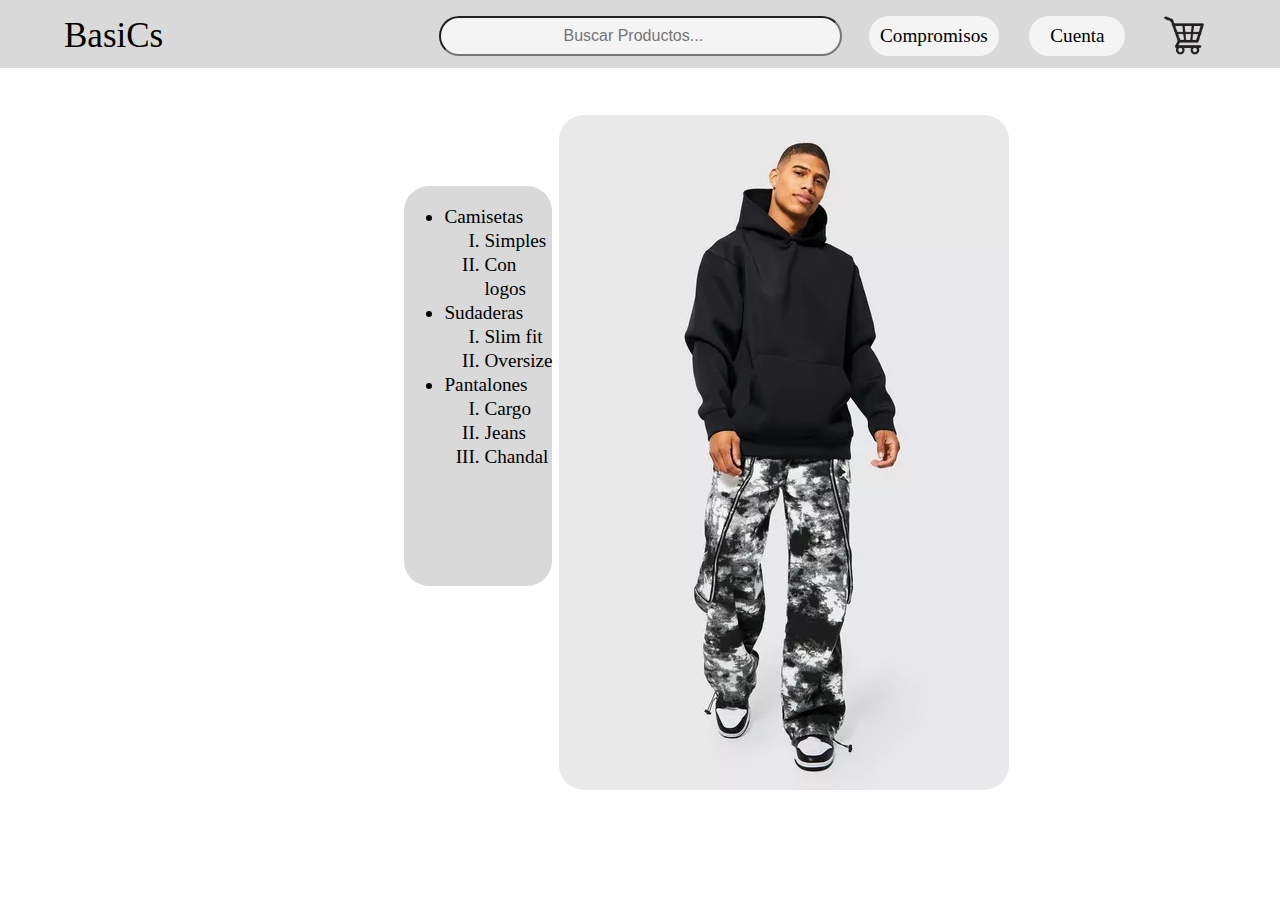
<file: Seg/categorias.html>
<!DOCTYPE html>
<html lang="en">
<head>
    <meta charset="UTF-8">
    <meta name="viewport" content="width=device-width, initial-scale=1.0">
    <title>Basicos para ti</title>
    <link rel="stylesheet" href="../style.css">
</head>
<body>
    <nav class="arriba">    
        <hgroup class="medir">
            <h1 class="logo"><a href="../index.html">BasiCs</a></h1>
            <input type="search" name="search" class="busqueda" placeholder="Buscar Productos...">
                <section class="categoria"><a href="compromisos.html">Compromisos</a></section>
                <section class="cuenta"><a href="sesion.html">Cuenta</a></section>
            <section class="cesta"><img src="../img/cesta.png"></section>
        </hgroup>
    </nav>

    <section class="cuerpo1">
        <article class="izq">
            <ul>
                <li>Camisetas</li>
                    <ol>
                        <li>Simples</li>
                        <li>Con logos</li>
                    </ol>
                <li>Sudaderas</li>
                    <ol>
                        <li>Slim fit</li>
                        <li>Oversize</li>
                    </ol>
                <li>Pantalones</li>
                    <ol>
                        <li>Cargo</li>
                        <li>Jeans</li>
                        <li>Chandal</li>
                    </ol>
            </ul>
        </article>
        <img class="der" src="../img/gg.png" usemap="#image-map">
        <map name="image-map">
            <area target="" alt="Sudadera" title="Sudadera" href="" coords="294,341,185,343,149,319,130,220,145,135,179,110,294,139,315,215,335,311,313,315,288,281" shape="poly">
            <area target="" alt="Pantalon" title="Pantalon" href="" coords="156,343,293,345,280,619,230,618,223,372,184,585,151,584,135,476" shape="poly">
        </map>
        
    </section>

</body>
</html>
</file>
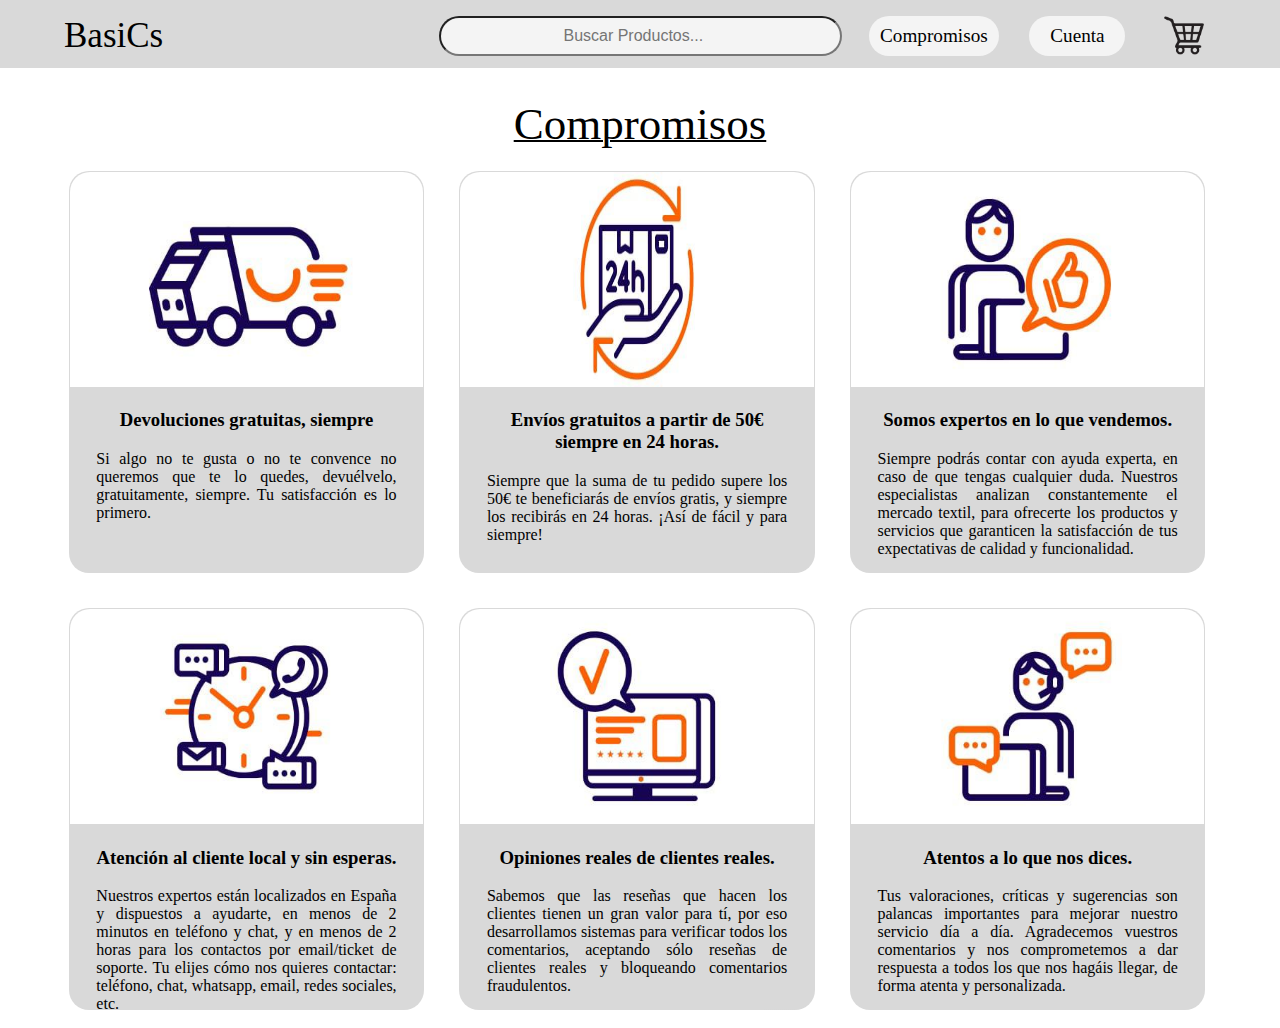
<file: Seg/compromisos.html>
<!DOCTYPE html>
<html lang="en">
<head>
    <meta charset="UTF-8">
    <meta name="viewport" content="width=device-width, initial-scale=1.0">
    <title>Compromisos | BasiCs</title>
    <link rel="stylesheet" href="../style.css">
</head>
<body>
    <nav class="arriba">    
        <hgroup class="medir">
            <h1 class="logo"><a href="../index.html">BasiCs</a></h1>
            <input type="search" name="search" class="busqueda" placeholder="Buscar Productos...">
                <section class="categoria"><a href="compromisos.html">Compromisos</a></section>
                <section class="cuenta"><a href="sesion.html">Cuenta</a></section>
            <section class="cesta"><img src="../img/cesta.png"></section>
        </hgroup>
    </nav>

    <article class="cuerpo">
        <article class="acum">
            <span><h1 class="title">Compromisos</h1></span>

                <article class="content1"><img src="../img/a.jpeg">
                   <section class="ab"> <h3>Devoluciones gratuitas, siempre</h3>
                    <span >Si algo no te gusta o no te convence no queremos que te lo quedes, devuélvelo, gratuitamente, siempre. Tu satisfacción es lo primero.</span>
                   </section>
                </article>

                <article class="content1"><img src="../img/b.jpeg">
                    <section class="ab"><h3>Envíos gratuitos a partir de 50€ siempre en 24 horas.</h3>
                    <span>Siempre que la suma de tu pedido supere los 50€ te beneficiarás de envíos gratis, y siempre los recibirás en 24 horas. ¡Así de fácil y para siempre!</span>
                   </section>
                </article>

                <article class="content1"><img src="../img/c.jpeg">
                   <section class="ab"> <h3>Somos expertos en lo que vendemos.</h3>
                    <span>Siempre podrás contar con ayuda experta, en caso de que tengas cualquier duda. Nuestros especialistas analizan constantemente el mercado textil, para ofrecerte los productos y servicios que garanticen la satisfacción de tus expectativas de calidad y funcionalidad.</span>
                   </section>
                </article>

                <article class="content1"><img src="../img/d.jpeg">
                   <section class="ab"> <h3>Atención al cliente local y sin esperas.</h3>
                    <span>Nuestros expertos están localizados en España y dispuestos a ayudarte, en menos de 2 minutos en teléfono y chat, y en menos de 2 horas para los contactos por email/ticket de soporte. Tu elijes cómo nos quieres contactar: teléfono, chat, whatsapp, email, redes sociales, etc.</span>
                   </section>
                </article>

                <article class="content1"><img src="../img/e.jpeg">
                   <section class="ab"> <h3>Opiniones reales de clientes reales.</h3>
                    <span>Sabemos que las reseñas que hacen los clientes tienen un gran valor para tí, por eso desarrollamos sistemas para verificar todos los comentarios, aceptando sólo reseñas de clientes reales y bloqueando comentarios fraudulentos.</span>
                   </section>
                </article>

                <article class="content1"><img src="../img/f.jpeg">
                   <section class="ab"> <h3>Atentos a lo que nos dices.</h3>
                    <span>Tus valoraciones, críticas y sugerencias son palancas importantes para mejorar nuestro servicio día a día. Agradecemos vuestros comentarios y nos comprometemos a dar respuesta a todos los que nos hagáis llegar, de forma atenta y personalizada.</span>
                   </section>
                </article>

        </article>
    </article>

</body>
</html>
</file>
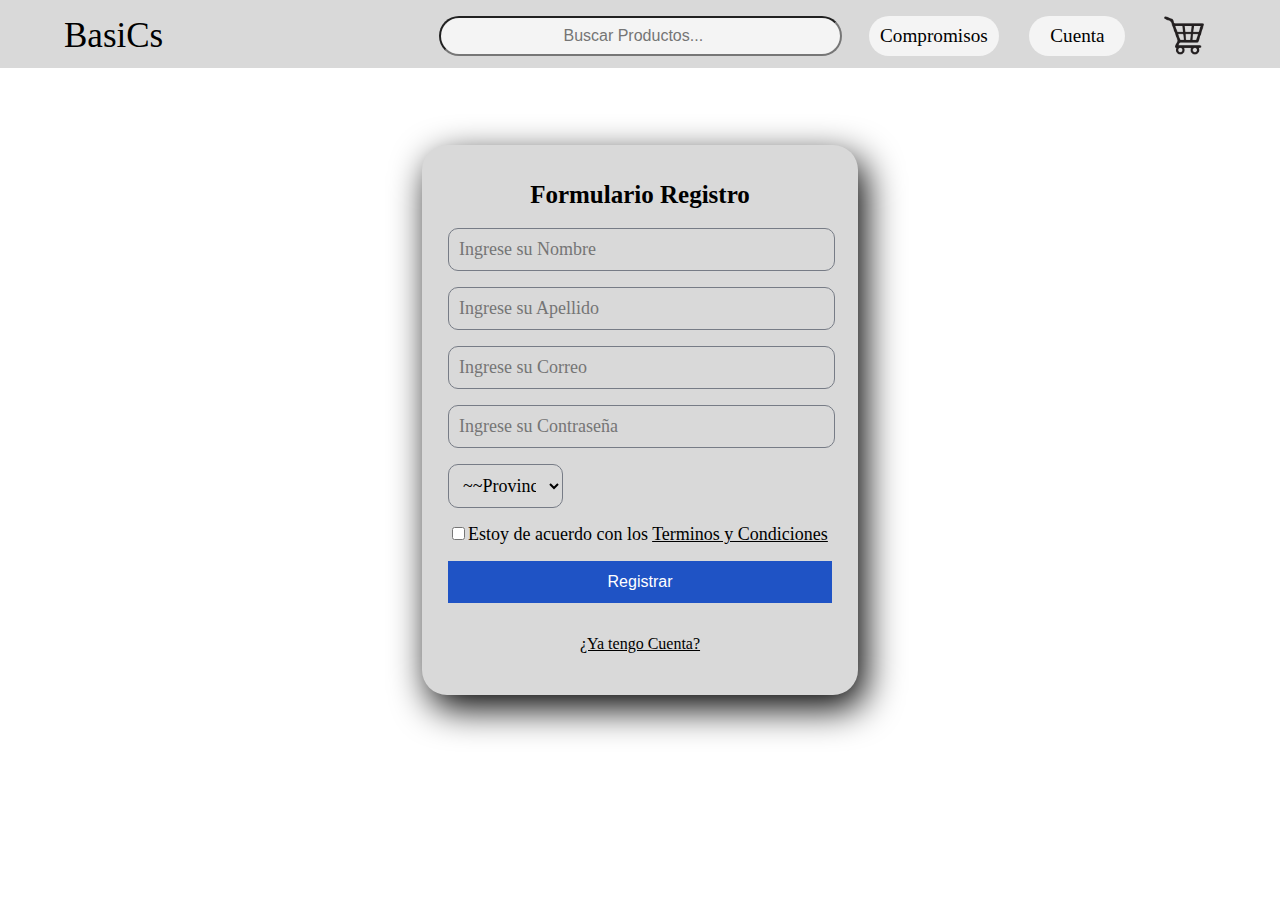
<file: Seg/sesion.html>
<!DOCTYPE html>
<html lang="en">
<head>
    <meta charset="UTF-8">
    <meta name="viewport" content="width=device-width, initial-scale=1.0">
    <title>Cuenta | BasiCs</title>
    <link rel="stylesheet" href="../style.css">
</head>
<body>
    <nav class="arriba">    
        <hgroup class="medir">
            <h1 class="logo"><a href="../index.html">BasiCs</a></h1>
            <input type="search" name="search" class="busqueda" placeholder="Buscar Productos...">
                <section class="categoria"><a href="compromisos.html">Compromisos</a></section>
                <section class="cuenta"><a href="sesion.html">Cuenta</a></section>
            <section class="cesta"><img src="../img/cesta.png"></section>
        </hgroup>
    </nav>
    <section class="registro">
        <h4>Formulario Registro</h4>
        <form action="" method="POST">
            <input class="controles" type="text" name="nombres" id="nombres" placeholder="Ingrese su Nombre">
            <input class="controles" type="text" name="apellidos" id="apellidos" placeholder="Ingrese su Apellido">
            <input class="controles" type="email" name="correo" id="correo" placeholder="Ingrese su Correo">
            <input class="controles" type="password" name="password" id="password" placeholder="Ingrese su Contraseña">
            <select class="controles" id="provincia" name="provincia">
                <option value="alava" selected="select">~~Provincia~~</option>
                <option value="alava">Álava</option>
                <option value="albacete">Albacete</option>
                <option value="alicante">Alicante</option>
                <option value="almeria">Almería</option>
                <option value="asturias">Asturias</option>
                <option value="avila">Ávila</option>
                <option value="badajoz">Badajoz</option>
                <option value="barcelona">Barcelona</option>
                <option value="burgos">Burgos</option>
                <option value="caceres">Cáceres</option>
                <option value="cadiz">Cádiz</option>
                <option value="cantabria">Cantabria</option>
                <option value="castellon">Castellón</option>
                <option value="ciudadreal">Ciudad Real</option>
                <option value="cordoba">Córdoba</option>
                <option value="cuenca">Cuenca</option>
                <option value="girona">Girona</option>
                <option value="granada">Granada</option>
                <option value="guadalajara">Guadalajara</option>
                <option value="guipuzcoa">Guipúzcoa</option>
                <option value="huelva">Huelva</option>
                <option value="huesca">Huesca</option>
                <option value="jaen">Jaén</option>
                <option value="laCoruna">La Coruña</option>
                <option value="larioja">La Rioja</option>
                <option value="lasPalmas">Las Palmas</option>
                <option value="leon">León</option>
                <option value="lleida">Lleida</option>
                <option value="lugo">Lugo</option>
                <option value="madrid">Madrid</option>
                <option value="malaga">Málaga</option>
                <option value="murcia">Murcia</option>
                <option value="navarra">Navarra</option>
                <option value="ourense">Ourense</option>
                <option value="palencia">Palencia</option>
                <option value="pontevedra">Pontevedra</option>
                <option value="salamanca">Salamanca</option>
                <option value="santander">Santander</option>
                <option value="segovia">Segovia</option>
                <option value="sevilla">Sevilla</option>
                <option value="soria">Soria</option>
                <option value="tarragona">Tarragona</option>
                <option value="tenerife">Tenerife</option>
                <option value="teruel">Teruel</option>
                <option value="toledo">Toledo</option>
                <option value="valencia">Valencia</option>
                <option value="valladolid">Valladolid</option>
                <option value="zamora">Zamora</option>
                <option value="zaragoza">Zaragoza</option>
            </select>
        </form>
            <span id="check"><input type="checkbox" name="policies" id="policies"><span>Estoy de acuerdo con los <a href="https://policies.google.com/terms?hl=es">Terminos y Condiciones</a></span></span>
            <input class="botons" type="submit" value="Registrar">
            <p><a href="https://accounts.google.com/login?hl=es">¿Ya tengo Cuenta?</a></p>
            
        </form>
      </section>
</body>
</html>
</file>
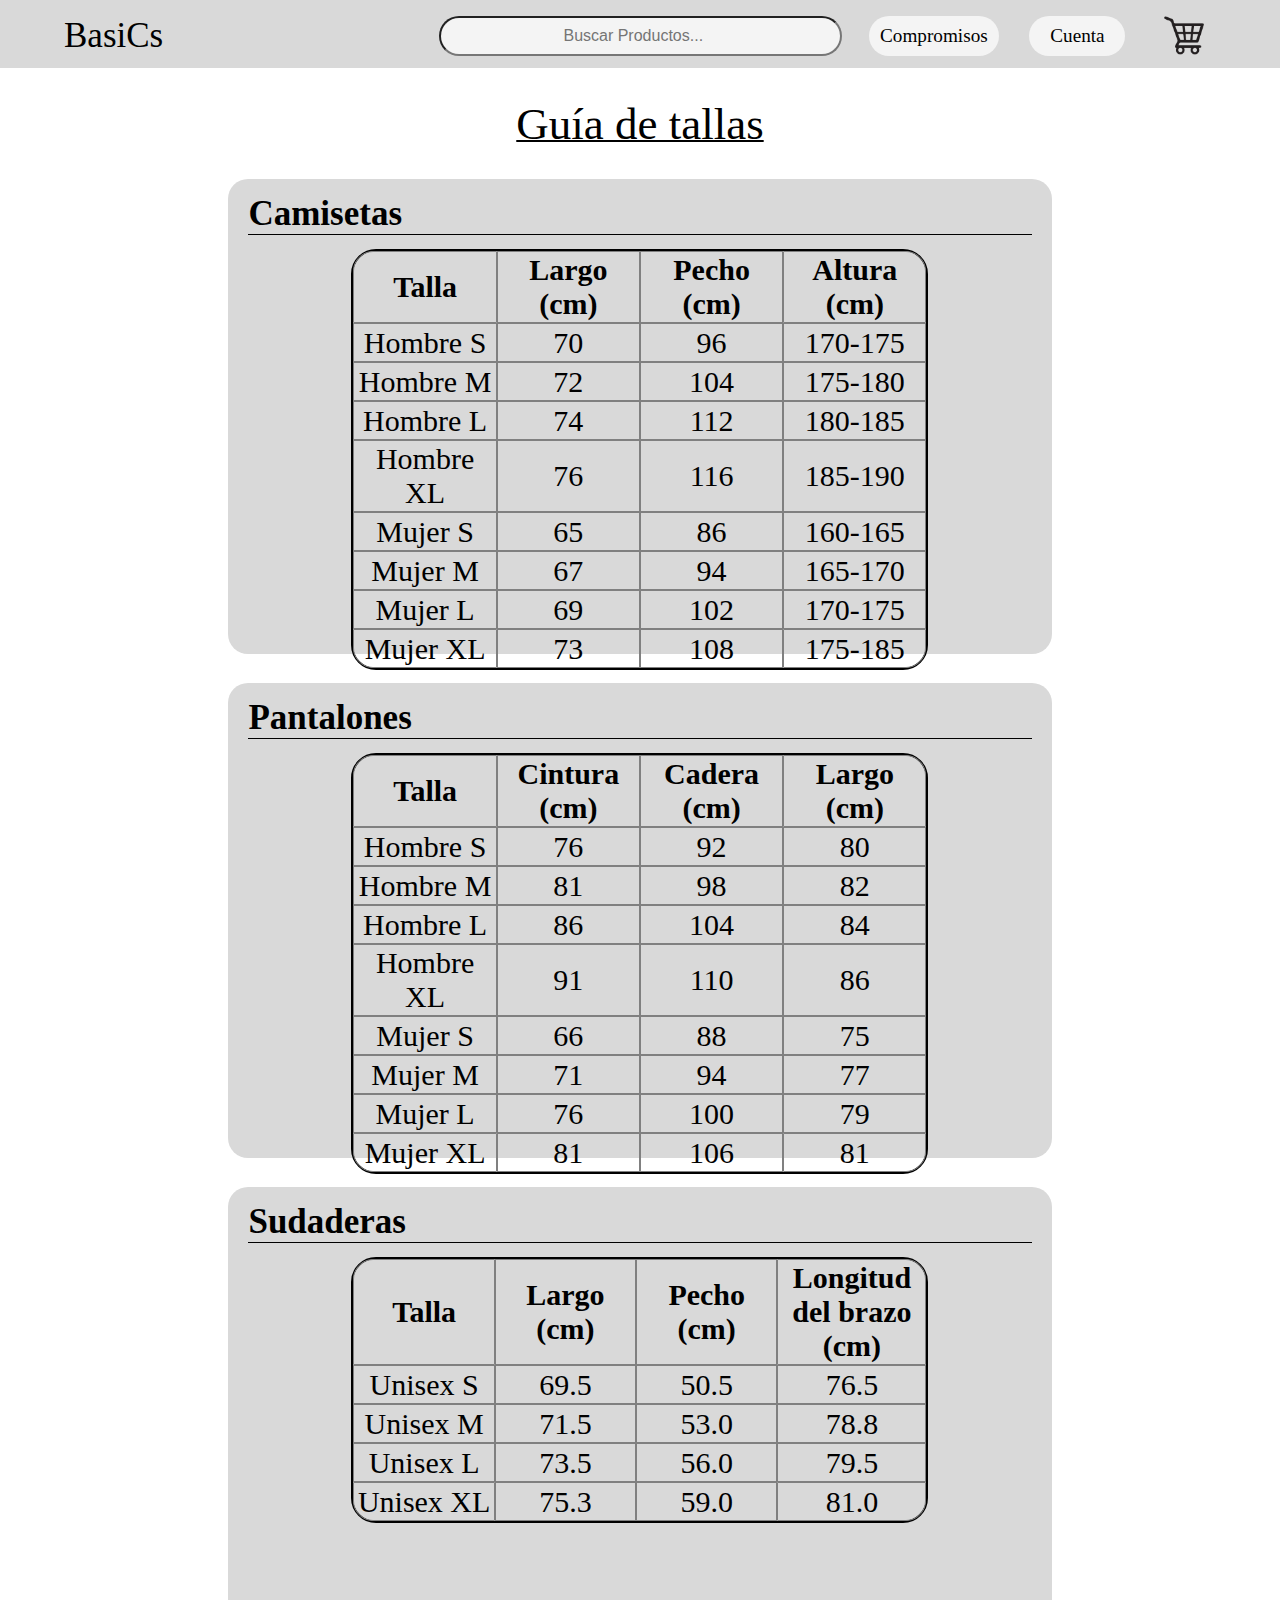
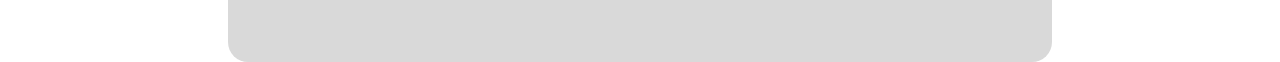
<file: Seg/tabla.html>
<!DOCTYPE html>
<html lang="en">
<head>
    <meta charset="UTF-8">
    <meta name="viewport" content="width=device-width, initial-scale=1.0">
    <title>Guía de tallas | Basics</title>
    <link rel="stylesheet" href="../style.css">
</head>
<body>
    <nav class="arriba">    
        <hgroup class="medir">
            <h1 class="logo"><a href="../index.html">BasiCs</a></h1>
            <input type="search" name="search" class="busqueda" placeholder="Buscar Productos...">
                <section class="categoria"><a href="compromisos.html">Compromisos</a></section>
                <section class="cuenta"><a href="sesion.html">Cuenta</a></section>
            <section class="cesta"><img src="../img/cesta.png"></section>
        </hgroup>
    </nav>
    <article class="cuerpo">
        <span><h1 class="title">Guía de tallas</h1></span>
        <section class="tabla">
        <h2>Camisetas</h2>
        <table border="1">
            <tr>
                <th id="iza">Talla</th>
                <th>Largo (cm)</th>
                <th>Pecho (cm)</th>
                <th id="dera">Altura (cm)</th>
            </tr>
            <tr>
                <td>Hombre S</td>
                <td>70</td>
                <td>96</td>
                <td>170-175</td>
            </tr>
            <tr>
                <td>Hombre M</td>
                <td>72</td>
                <td>104</td>
                <td>175-180</td>
            </tr>
            <tr>
                <td>Hombre L</td>
                <td>74</td>
                <td>112</td>
                <td>180-185</td>
            </tr>
            <tr>
                <td>Hombre XL</td>
                <td>76</td>
                <td>116</td>
                <td>185-190</td>
            </tr>
            <tr>
                <td>Mujer S</td>
                <td>65</td>
                <td>86</td>
                <td>160-165</td>
            </tr>
            <tr>
                <td>Mujer M</td>
                <td>67</td>
                <td>94</td>
                <td>165-170</td>
            </tr>
            <tr>
                <td>Mujer L</td>
                <td>69</td>
                <td>102</td>
                <td>170-175</td>
            </tr>
            <tr>
                <td id="izab">Mujer XL</td>
                <td>73</td>
                <td>108</td>
                <td id="derab">175-185</td>
            </tr>
        </table>
    
      
    </section> 
    <section class="tabla">  
        <h2>Pantalones</h2>
        <table border="1">
            <tr>
                <th id="iza">Talla</th>
                <th>Cintura (cm)</th>
                <th>Cadera (cm)</th>
                <th id="dera">Largo (cm)</th>
            </tr>
            <tr>
                <td>Hombre S</td>
                <td>76</td>
                <td>92</td>
                <td>80</td>
            </tr>
            <tr>
                <td>Hombre M</td>
                <td>81</td>
                <td>98</td>
                <td>82</td>
            </tr>
            <tr>
                <td>Hombre L</td>
                <td>86</td>
                <td>104</td>
                <td>84</td>
            </tr>
            <tr>
                <td>Hombre XL</td>
                <td>91</td>
                <td>110</td>
                <td>86</td>
            </tr>
            <tr>
                <td>Mujer S</td>
                <td>66</td>
                <td>88</td>
                <td>75</td>
            </tr>
            <tr>
                <td>Mujer M</td>
                <td>71</td>
                <td>94</td>
                <td>77</td>
            </tr>
            <tr>
                <td>Mujer L</td>
                <td>76</td>
                <td>100</td>
                <td>79</td>
            </tr>
            <tr>
                <td id="izab">Mujer XL</td>
                <td>81</td>
                <td>106</td>
                <td id="derab">81</td>
            </tr>
        
        </table>
    </section> 
    <section class="tabla">
        <h2> Sudaderas </h2>
        <table border="1">
            <tr>
                <th id="iza">Talla</th>
                <th>Largo (cm)</th>
                <th>Pecho (cm)</th>
                <th id="dera">Longitud del brazo (cm)</th>
            </tr>
            <tr>
                <td>Unisex S</td>
                <td>69.5</td>
                <td>50.5</td>
                <td>76.5</td>
            </tr>
            <tr>
                <td>Unisex M</td>
                <td>71.5</td>
                <td>53.0</td>
                <td>78.8</td>
            </tr>
            <tr>
                <td>Unisex L</td>
                <td>73.5</td>
                <td>56.0</td>
                <td>79.5</td>
            </tr>
            <tr>
                <td id="izab">Unisex XL</td>
                <td>75.3</td>
                <td>59.0</td>
                <td id="derab">81.0</td>
            </tr>
        </table>
        </section>
    </article>
    
</body>
</html>
</file>
<file: style.css>
body{
margin: 0%;
}


* :any-link{    
    color: black;
    text-decoration: none;}

.arriba{position: relative;
    background-color: #D9D9D9;
width: 100%;
height: 68px;
margin: 0%;
}
.blateral, .lateral{
    display: none;
}
.medir {
    width: 90%;
    height: 40px;
    position: relative;
    top: 16px;
    display:flex;
    justify-content: space-between;
    left: 5%;
}

.cesta img{
    width: 64px; 

}
.categoria{
    background-color: #F4F4F4;
    height: 40px;
    border-radius: 15em;
    width: 130px;
    text-align: center;
    font-size: 120%;
    display: flex;
    text-align: center;
    justify-content: center;
    align-items: center;
    margin-left: 4px;
    margin-right: 4px;
}


.cuenta {background-color: #F4F4F4;    
    width: 6%;
    height: 40px;
    border-radius: 15em;
    width: 96px;
    font-size: 120%;
    display: flex;
    text-align: center;
    justify-content: center;
    align-items: center;
    margin-left: 4px;
    margin-right: 4px;
}
    


.logo{
    margin: 0%;
    width: max-content;
    height: min-content;
    color: black;
    text-decoration: none;
    font-size: 35px;
    font-weight: lighter ;

}

.busqueda{ background-color: #F4F4F4;
margin-top: 0%;
width: 35%;
height: 40px;
border-radius: 15em;
margin-left: 22%;
text-align: center;
font-size: 1em;
}

.cuerpo{
    position: relative;
left: 4%;
width: 92%;
height: max-content;
text-align: center;
}

.grande{
background-color: #D9D9D9;
display: inline-block;
width: 25%;
min-width: 350px;
height: 600px;
border-radius: 20px;
margin-top: 2%;
}
.margen{
    margin-left: 5%;
    margin-right: 5%;
}
.acum{
position: relative;
width: 100%;

}

.content{
background-color: #D9D9D9;
width: 21%;
height: 300px;
margin: 2%;
border-radius: 20px;
position: relative;
float: left;

}
.cuerpo h2{
    text-align: left;
}
.content1{
    background-color: #D9D9D9;
    width: 30%;
    height: 400px;
    margin: 1.5%;
    border-radius: 20px;
    border: dotted 1px #D9D9D9;
    position: relative;
    float: left;
    justify-content: center;
    text-align: center;
}


h2{position: relative;
    bottom: -15px;
left: 1.25%;
}

.siguiente{position: relative;
    background-color: #D9D9D9;
width: 5%;
height: 3em;
top: 7em;
border-radius: 20px;
margin: 2em;
box-shadow: 8px 8px 10px 2px;
text-align: center;
}

.cuerpo h2{
left: 2.5%;
    width: 95%;
border-bottom: solid 1px;
}

a .content span{
    width: 99%;
    height: 100%;
font-size: 550%;

}
.title{margin-bottom: 0.25%;
font-size: 45px;
font-weight: lighter;
text-decoration:underline 2px;}

.content1 img{
    background-position: center;
    width: 100%;
    height: 215px;
    border-top-right-radius: 20px;
    border-top-left-radius: 20px;
}

.ab{width: 85%;
text-align: justify;
margin: auto;}

.ab h3{text-align: center;}

.tabla{
    background-color: #D9D9D9;
    width: 70%;
    height: 475px;
    margin: 1.5%;
    border-radius: 20px;
    font-size: 30px;
    margin: auto;
}
.tabla h2 {font-size: 35px;}
table{
    margin: auto;
    border-spacing: 0;
    border: 2px solid;
    border-radius: 25px;
    width: 70%;
}
th, td {border: solid 1px gray;
    width: 20%;
    height: 35px;
}
    
#iza{border-top-left-radius: 20px;}
#izab{border-bottom-left-radius: 20px;}
#dera{border-top-right-radius: 20px;}
#derab{border-bottom-right-radius: 20px;}

.content2{background-color: #d9d9d9;
    width: 45%;
    height: 500px;
    margin: auto;
    margin-top: 5%;
    border-radius: 25px;
}

.login { 
    margin: auto;
	width:350px;
	height:350px;top: 5%;
}

.login h1 { text-shadow: 0 0 10px rgba(0,0,0,0.3); letter-spacing:1px; text-align:center; }

.registro {
    width: 30%;
    background: #D9D9D9;
    padding: 2%;
    padding-top: 0.25%;
    margin: auto;
    margin-top: 6%;
    border-radius: 25px;
    box-shadow: 7px 13px 37px #000;
  }
  
  .registro h4 {
    font-size: 25px;
    margin-bottom: 5%;
    text-align: center;
  }
  
  .controles {
    width: 95%;
    background: #d9d9d9;
    padding: 10px;
    border-radius: 10px;
    margin-bottom: 16px;
    border: 1px solid #777c86;
    font-family: 'calibri';
    font-size: 18px;
  }
.controles#provincia{
    width: 30%;
}
  .registro span {
margin-top: 1%;
font-size: 18px;
text-align: center;
justify-content: center;
  }
  
    .registro a{
        text-decoration:underline;
    }
    .registro p{
text-align: center;    }
  
  .registro .botons {
    width: 100%;
    background: #1f53c5;
    border: none;
    padding: 12px;
    color: white;
    margin: 16px 0;
    font-size: 16px;}


 #aa{background-size: cover;
    background-position: 50%;
    background-image: url(img/aa.jpg);
 }
 #bb{background-size: cover;
    background-position: 50%;
    background-image: url(img/bb.jpg);
    
 }
 #cc{background-size: cover;
    background-position: 50%;
    background-image: url(img/cc.jpg);
    
 }
 #dd{background-size: cover;

    background-position-y:90%;
    background-image: url(img/dd.png);
    
 }
 #ee{background-size: cover;
    background-position-y:bottom;
    background-image: url(img/ee.png);
    
 }
 #ff{background-size: cover;
    background-position-y: 70%;
    background-image: url(img/ff.png);
 }

 .cuerpo1{
    position: relative;
left: 4%;
width: 92%;
height: max-content;
text-align: center;
display: flex;
justify-content: space-between;
}
.der{
    margin-top: 4%;
    border-radius: 25px;
    margin-left: -18%;
}
.izq{margin-top: 10%;
    text-align: left;
    width: 12.5%;
    height: 400px;
    background-color: #d9d9d9;
    border-radius: 25px;
    margin-left: 30%;
    font-size: 120%;
    line-height:125% ;
}
ol{list-style:upper-roman;}

.lateral{
    position: absolute;
    margin: 0%;
    width: 80%;
    left: -35%;
    height: 100%;
    background-color: black;
}

/*version movil*/
@media only screen and (max-width: 600px) {
    .arriba{
        height: 55px;
    }
    .medir{
        width: 98%;
        top: 8px;
        left: 1%;
    }
    .categoria, .cuenta, .busqueda {
        display: none;
    }
    .grande{
        width: 100%;
        margin: auto;
        margin-top: 8px;
    }
    .acum{
        width: 100%;
        margin: auto;
    }
    .content{
        min-width: 365px;
    }
    .title{
        margin-top: 5px;
    }
    .blateral{display: flex;
        width: 45px;
        margin: 0px;
        margin-right: -250px;
    }
    :target{
        display: flex;
    }
    .content{
        margin: 14%;
        margin-bottom: 1.5%;
        margin-top: 3%;
    }
  }
</file>
